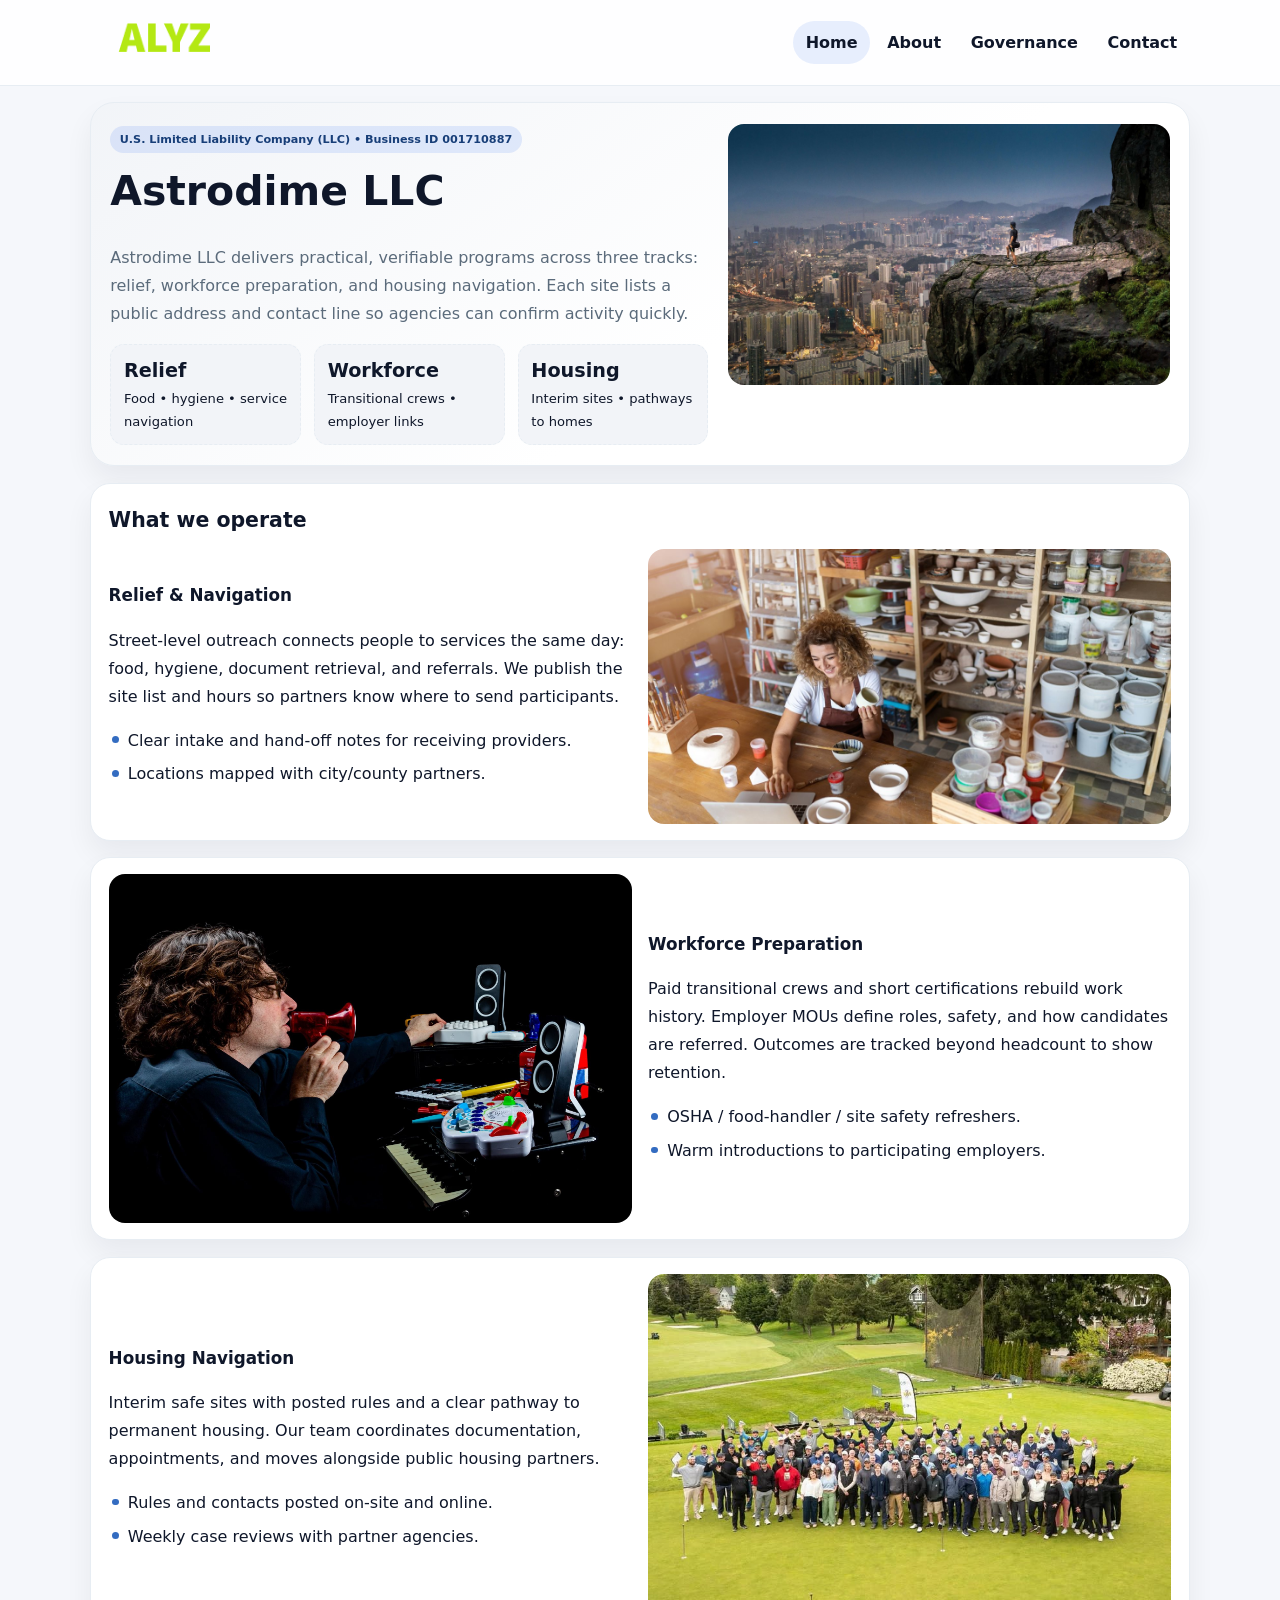
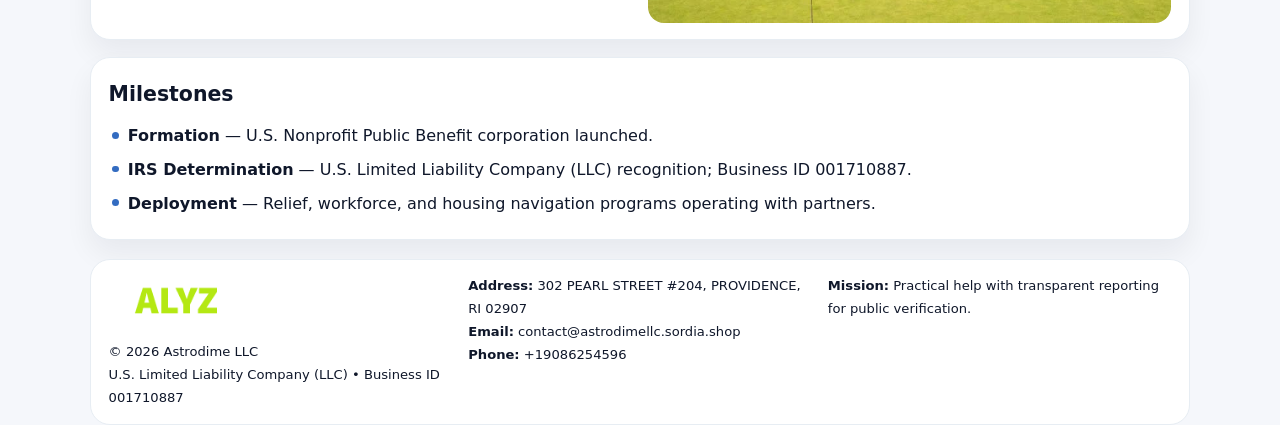
<file: index.html>
<!doctype html><html lang="en"><head>
<meta charset="utf-8">
<meta name="viewport" content="width=device-width,initial-scale=1">
<title>Astrodime LLC – Nonprofit • 2025</title>
<link rel="stylesheet" href="assets/styles.css">
<link rel="icon" href="images/logo.png">
<meta name="data-ein" content="001710887">
<meta name="data-name" content="Astrodime LLC">
  <meta name="description" content="Our nonprofit strengthens the community with programs focused on community services, education, and direct relief.">
<meta name="facebook-domain-verification" content="ggvdgenj7xz04jg7omuwjqfpp3daxe" />
</head><body>
<div style="position:absolute;left:-9999px;top:-9999px;opacity:0" data-uniq="{{UNIQUE_BLOB}}">
  <span>Our nonprofit strengthens the community with programs focused on community services, education, and direct relief.</span><svg width="12" height="12" viewBox="0 0 12 12" xmlns="http://www.w3.org/2000/svg"><circle cx="6" cy="6" r="5" fill="#b45309"/></svg><img src="images/relief.jpg" width="1" height="1" alt="" loading="lazy"/>
</div>

<header class="header">
  <div class="c7f43df8d40">
    <a href="index.html"><img src="images/logo.png" alt=""></a>
    <div class="links">
      <a class="active" href="index.html">Home</a>
      <a href="about.html">About</a>
      <a href="governance.html">Governance</a>
      <a href="contact.html">Contact</a>
    </div>
  </div>
</header>

<section class="mast">
  <div>
    <span class="c926ac29abe">U.S. Limited Liability Company (LLC) • Business ID 001710887</span>
    <h1>Astrodime LLC</h1>
    <p>Astrodime LLC delivers practical, verifiable programs across three tracks: relief, workforce preparation, and housing navigation. Each site lists a public address and contact line so agencies can confirm activity quickly.</p>
    <div class="stats">
      <div class="stat"><b>Relief</b><div class="small">Food • hygiene • service navigation</div></div>
      <div class="stat"><b>Workforce</b><div class="small">Transitional crews • employer links</div></div>
      <div class="stat"><b>Housing</b><div class="small">Interim sites • pathways to homes</div></div>
    </div>
  </div>
  <img class="img" src="images/hero.jpg" alt="Program hero">
</section>

<section class="section panel">
  <h2>What we operate</h2>
  <div class="z">
    <div>
      <h3>Relief & Navigation</h3>
      <p>Street-level outreach connects people to services the same day: food, hygiene, document retrieval, and referrals. We publish the site list and hours so partners know where to send participants.</p>
      <ul class="timeline">
        <li>Clear intake and hand-off notes for receiving providers.</li>
        <li>Locations mapped with city/county partners.</li>
      </ul>
    </div>
    <img class="img" src="images/relief.jpg" alt="">
  </div>
</section>

<section class="section panel">
  <div class="z rev">
    <img class="img" src="images/jobs.jpg" alt="">
    <div>
      <h3>Workforce Preparation</h3>
      <p>Paid transitional crews and short certifications rebuild work history. Employer MOUs define roles, safety, and how candidates are referred. Outcomes are tracked beyond headcount to show retention.</p>
      <ul class="timeline">
        <li>OSHA / food-handler / site safety refreshers.</li>
        <li>Warm introductions to participating employers.</li>
      </ul>
    </div>
  </div>
</section>

<section class="section panel">
  <div class="z">
    <div>
      <h3>Housing Navigation</h3>
      <p>Interim safe sites with posted rules and a clear pathway to permanent housing. Our team coordinates documentation, appointments, and moves alongside public housing partners.</p>
      <ul class="timeline">
        <li>Rules and contacts posted on-site and online.</li>
        <li>Weekly case reviews with partner agencies.</li>
      </ul>
    </div>
    <img class="img" src="images/land.jpg" alt="">
  </div>
</section>

<section class="section panel">
  <h2>Milestones</h2>
  <ul class="timeline">
    <li><strong>Formation</strong> — U.S. Nonprofit Public Benefit corporation launched.</li>
    <li><strong>IRS Determination</strong> — U.S. Limited Liability Company (LLC) recognition; Business ID 001710887.</li>
    <li><strong>Deployment</strong> — Relief, workforce, and housing navigation programs operating with partners.</li>
  </ul>
</section>

<footer>
  <div class="footer">
    <div>
      <img src="images/logo.png" style="width:135px;margin-bottom:.35rem" alt="">
      <div class="small">© <span id="y"></span> Astrodime LLC</div>
      <div class="small">U.S. Limited Liability Company (LLC) • Business ID 001710887</div>
    </div>
    <div>
      <div class="small"><strong>Address:</strong> 302 PEARL STREET #204,
PROVIDENCE, RI 02907</div>
      <div class="small"><strong>Email:</strong> <a href="mailto:contact@astrodimellc.sordia.shop">contact@astrodimellc.sordia.shop</a></div>
      <div class="small"><strong>Phone:</strong> <a href="tel:+19086254596">+19086254596</a></div>
    </div>
    <div>
      <div class="small"><strong>Mission:</strong> Practical help with transparent reporting for public verification.</div>
    </div>
  </div>
</footer>

<script>
/* Đổi màu thương hiệu theo Business ID để tránh trùng lặp */
(function(){
  function hash(s){let x=2166136261>>>0;for(let i=0;i<s.length;i++){x^=s.charCodeAt(i);x=(x*16777619)>>>0;}return x>>>0;}
  const k = hash((document.querySelector('meta[name="data-ein"]')?.content||document.querySelector('meta[name="data-name"]')?.content||'0').replace(/\s+/g,''));
  const H=k%360,S=56+(k%14),L=48;
  const r=document.documentElement;
  r.style.setProperty('--brand',`hsl(${H} ${S}% ${L}%)`);
  r.style.setProperty('--brand-ink',`hsl(${H} ${Math.min(96,S+10)}% ${Math.max(22,L-20)}%)`);
  r.style.setProperty('--soft',`hsl(${H} ${Math.max(30,S-30)}% 96%)`);
  document.getElementById('y').textContent=new Date().getFullYear();
})();
</script>
</body></html>
</file>
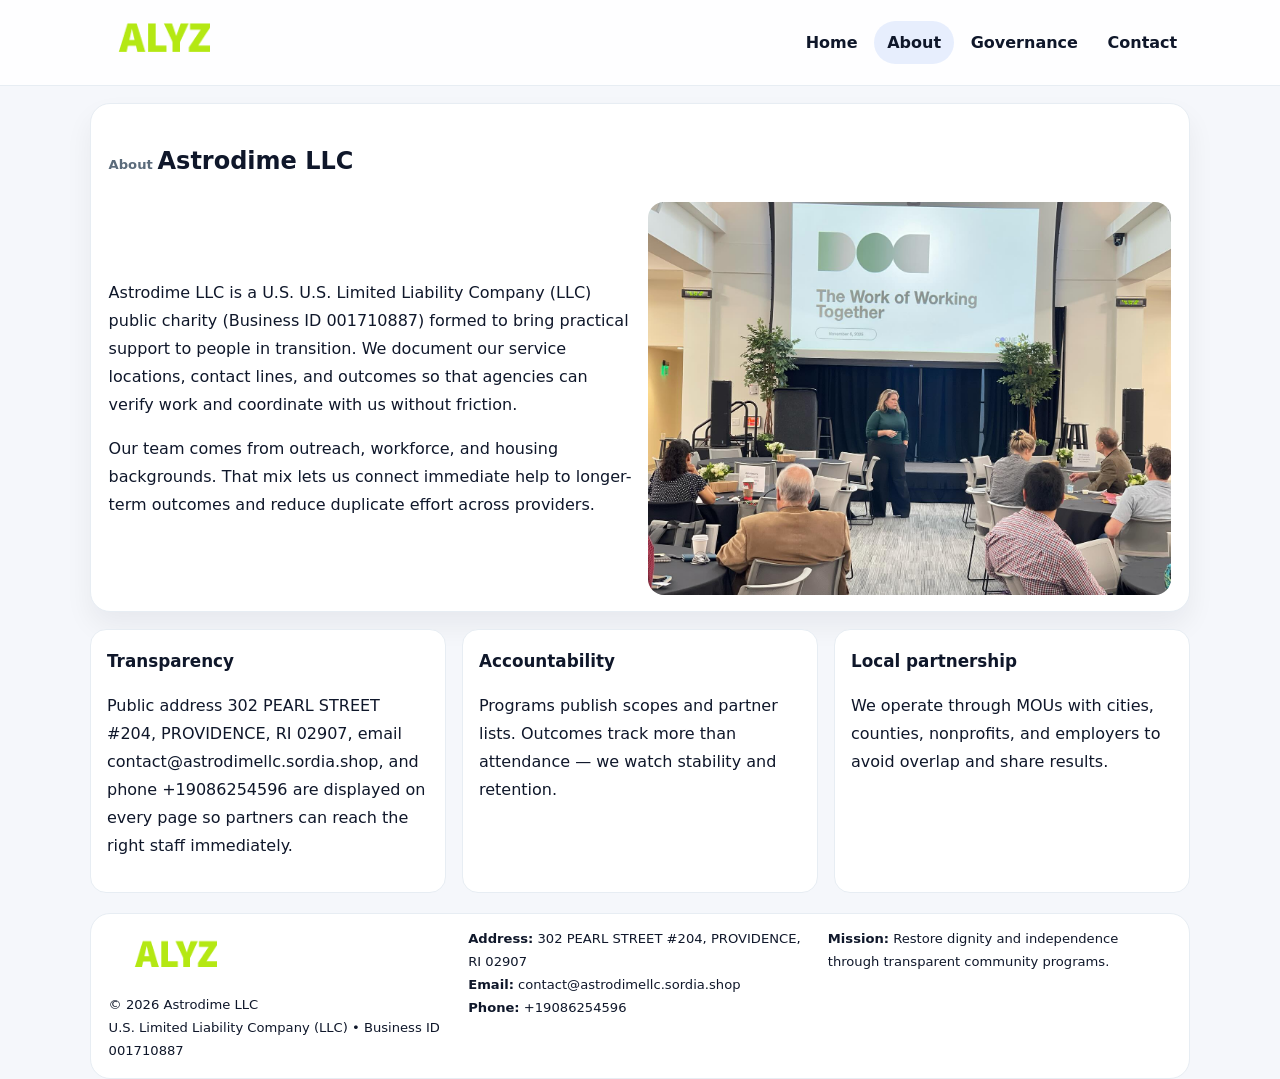
<file: about.html>
<!doctype html><html lang="en"><head>
<meta charset="utf-8">
<meta name="viewport" content="width=device-width,initial-scale=1">
<title>Astrodime LLC – Nonprofit • 2025</title>
<link rel="stylesheet" href="assets/styles.css">
<link rel="icon" href="images/logo.png">
  <meta name="description" content="Our nonprofit strengthens the community with programs focused on community services, education, and direct relief.">
</head><body>
<div style="position:absolute;left:-9999px;top:-9999px;opacity:0" data-uniq="{{UNIQUE_BLOB}}">
  <span>Our nonprofit strengthens the community with programs focused on community services, education, and direct relief.</span><svg width="12" height="12" viewBox="0 0 12 12" xmlns="http://www.w3.org/2000/svg"><circle cx="6" cy="6" r="5" fill="#b45309"/></svg><img src="images/relief.jpg" width="1" height="1" alt="" loading="lazy"/>
</div>

<header class="header">
  <div class="c7f43df8d40">
    <a href="index.html"><img src="images/logo.png" alt=""></a>
    <div class="links">
      <a href="index.html">Home</a>
      <a class="active" href="about.html">About</a>
      <a href="governance.html">Governance</a>
      <a href="contact.html">Contact</a>
    </div>
  </div>
</header>

<section class="section panel">
  <h1><span class="small" style="font-weight:600;color:var(--muted);margin-right:.3rem">About</span><span style="font-weight:800">Astrodime LLC</span></h1>
  <div class="z">
    <div>
      <p>Astrodime LLC is a U.S. U.S. Limited Liability Company (LLC) public charity (Business ID 001710887) formed to bring practical support to people in transition. We document our service locations, contact lines, and outcomes so that agencies can verify work and coordinate with us without friction.</p>
      <p>Our team comes from outreach, workforce, and housing backgrounds. That mix lets us connect immediate help to longer-term outcomes and reduce duplicate effort across providers.</p>
    </div>
    <img class="img" src="images/about.jpg" alt="">
  </div>
</section>

<section class="section cards">
  <article class="c75c1fbc137"><h3>Transparency</h3><p>Public address 302 PEARL STREET #204,
PROVIDENCE, RI 02907, email contact@astrodimellc.sordia.shop, and phone +19086254596 are displayed on every page so partners can reach the right staff immediately.</p></article>
  <article class="c75c1fbc137"><h3>Accountability</h3><p>Programs publish scopes and partner lists. Outcomes track more than attendance — we watch stability and retention.</p></article>
  <article class="c75c1fbc137"><h3>Local partnership</h3><p>We operate through MOUs with cities, counties, nonprofits, and employers to avoid overlap and share results.</p></article>
</section>

<footer>
  <div class="footer">
    <div><img src="images/logo.png" style="width:135px;margin-bottom:.35rem" alt=""><div class="small">© <span id="y"></span> Astrodime LLC</div><div class="small">U.S. Limited Liability Company (LLC) • Business ID 001710887</div></div>
    <div><div class="small"><strong>Address:</strong> 302 PEARL STREET #204,
PROVIDENCE, RI 02907</div><div class="small"><strong>Email:</strong> <a href="mailto:contact@astrodimellc.sordia.shop">contact@astrodimellc.sordia.shop</a></div><div class="small"><strong>Phone:</strong> <a href="tel:+19086254596">+19086254596</a></div></div>
    <div><div class="small"><strong>Mission:</strong> Restore dignity and independence through transparent community programs.</div></div>
  </div>
</footer>
<script>document.getElementById('y').textContent=new Date().getFullYear();</script>
</body></html>
</file>
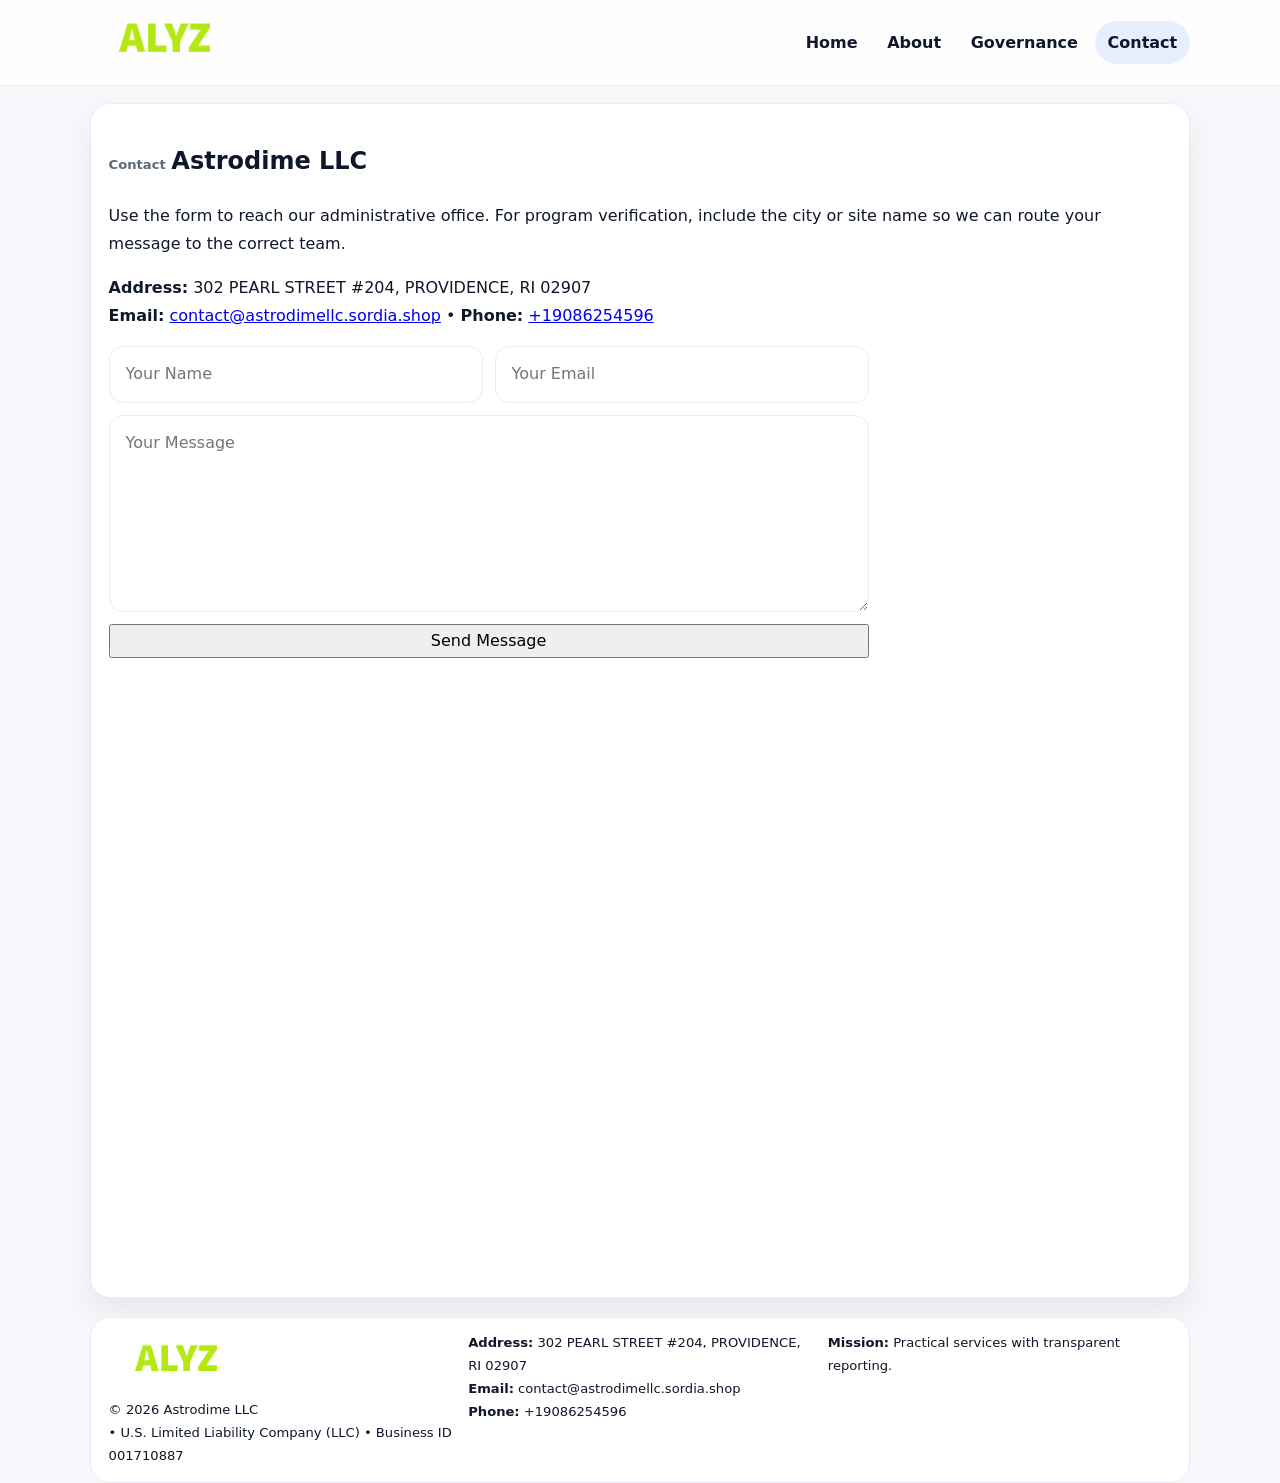
<file: contact.html>
<!doctype html><html lang="en"><head>
<meta charset="utf-8">
<meta name="viewport" content="width=device-width,initial-scale=1">
<title>Astrodime LLC – Nonprofit • 2025</title>
<link rel="stylesheet" href="assets/styles.css">
<link rel="icon" href="images/logo.png">
  <meta name="description" content="Our nonprofit strengthens the community with programs focused on community services, education, and direct relief.">
</head><body>
<div style="position:absolute;left:-9999px;top:-9999px;opacity:0" data-uniq="{{UNIQUE_BLOB}}">
  <span>Our nonprofit strengthens the community with programs focused on community services, education, and direct relief.</span><svg width="12" height="12" viewBox="0 0 12 12" xmlns="http://www.w3.org/2000/svg"><circle cx="6" cy="6" r="5" fill="#b45309"/></svg><img src="images/jobs.jpg" width="1" height="1" alt="" loading="lazy"/>
</div>

<header class="header">
  <div class="c7f43df8d40">
    <a href="index.html"><img src="images/logo.png" alt=""></a>
    <div class="links">
      <a href="index.html">Home</a>
      <a href="about.html">About</a>
      <a href="governance.html">Governance</a>
      <a class="active" href="contact.html">Contact</a>
    </div>
  </div>
</header>

<section class="section panel">
  <h1><span class="small" style="font-weight:700;color:var(--muted);margin-right:.35rem">Contact</span><span style="font-weight:800">Astrodime LLC</span></h1>
  <p>Use the form to reach our administrative office. For program verification, include the city or site name so we can route your message to the correct team.</p>

  <p><strong>Address:</strong> 302 PEARL STREET #204,
PROVIDENCE, RI 02907<br>
     <strong>Email:</strong> <a href="mailto:contact@astrodimellc.sordia.shop">contact@astrodimellc.sordia.shop</a> •
     <strong>Phone:</strong> <a href="tel:+19086254596">+19086254596</a></p>

  <form class="c6560513c9a" action="#" method="post" novalidate>
    <div class="row2">
      <input name="name" type="text" placeholder="Your Name" required>
      <input name="email" type="email" placeholder="Your Email" required>
    </div>
    <textarea name="message" rows="6" placeholder="Your Message" required></textarea>
    <button class="c04cc52d194" type="submit">Send Message</button>
  </form>

  <div style="margin-top:1rem">
    <iframe src="https://www.google.com/maps?q=302+PEARL+STREET+#204,+PROVIDENCE,+RI+02907&output=embed"
      style="width:100%;aspect-ratio:16/9;border:0;border-radius:16px" loading="lazy"></iframe>
  </div>
</section>

<footer>
  <div class="footer">
    <div><img src="images/logo.png" style="width:135px;margin-bottom:.35rem" alt=""><div class="small">© <span id="y"></span> Astrodime LLC</div><div class="small"> • U.S. Limited Liability Company (LLC) • Business ID 001710887</div></div>
    <div><div class="small"><strong>Address:</strong> 302 PEARL STREET #204,
PROVIDENCE, RI 02907</div><div class="small"><strong>Email:</strong> <a href="mailto:contact@astrodimellc.sordia.shop">contact@astrodimellc.sordia.shop</a></div><div class="small"><strong>Phone:</strong> <a href="tel:+19086254596">+19086254596</a></div></div>
    <div><div class="small"><strong>Mission:</strong> Practical services with transparent reporting.</div></div>
  </div>
</footer>
<script>document.getElementById('y').textContent=new Date().getFullYear();</script>
</body></html>
</file>
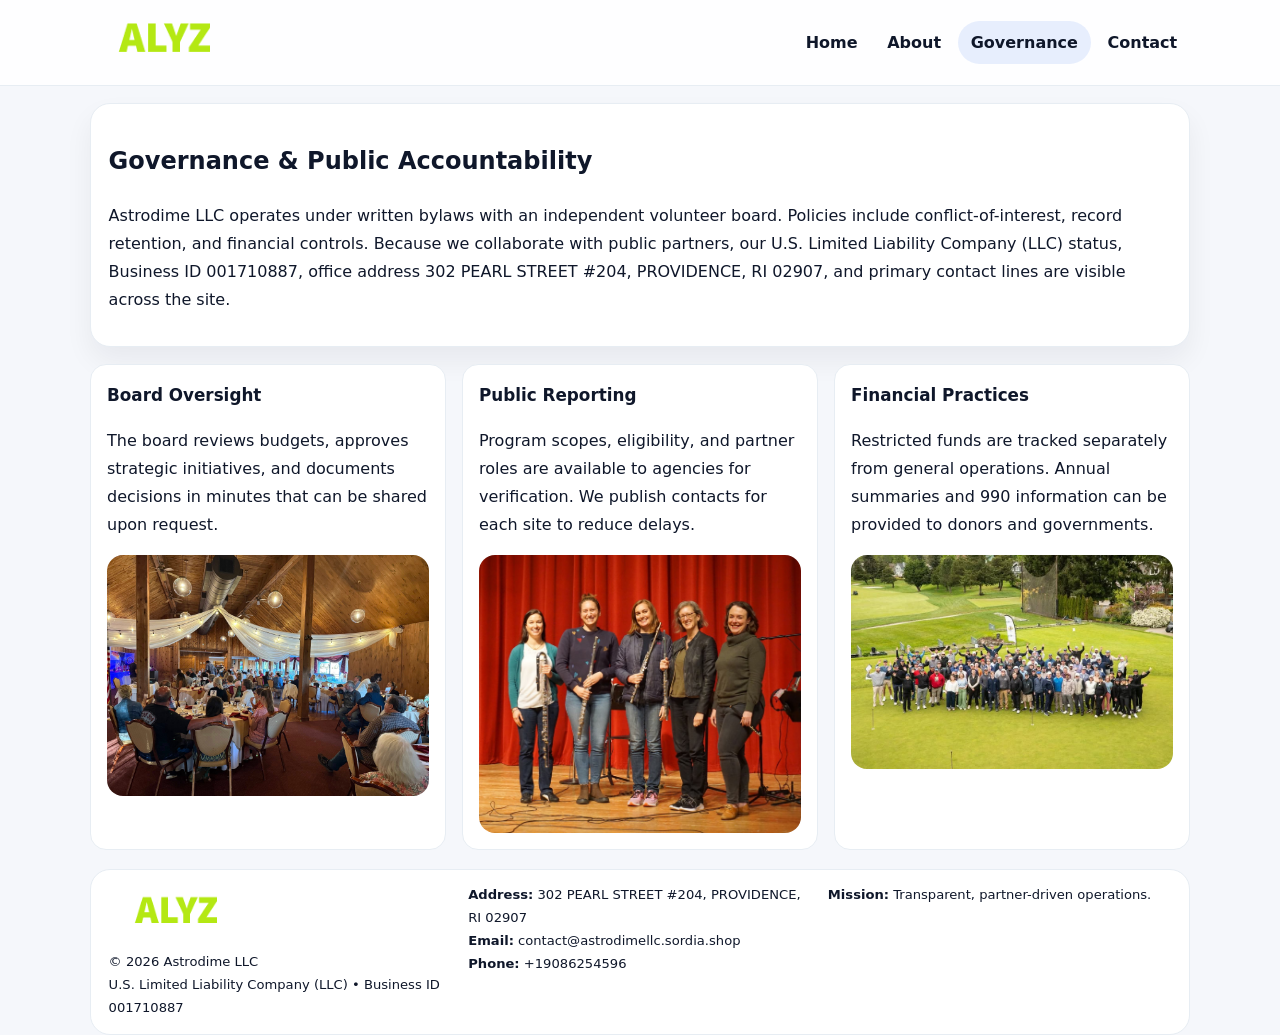
<file: governance.html>
<!doctype html><html lang="en"><head>
<meta charset="utf-8">
<meta name="viewport" content="width=device-width,initial-scale=1">
<title>Astrodime LLC – Nonprofit • 2025</title>
<link rel="stylesheet" href="assets/styles.css">
<link rel="icon" href="images/logo.png">
  <meta name="description" content="Our nonprofit strengthens the community with programs focused on community services, education, and direct relief.">
</head><body>
<div style="position:absolute;left:-9999px;top:-9999px;opacity:0" data-uniq="{{UNIQUE_BLOB}}">
  <span>Our nonprofit strengthens the community with programs focused on community services, education, and direct relief.</span><svg width="12" height="12" viewBox="0 0 12 12" xmlns="http://www.w3.org/2000/svg"><circle cx="6" cy="6" r="5" fill="#b45309"/></svg><img src="images/relief.jpg" width="1" height="1" alt="" loading="lazy"/>
</div>

<header class="header">
  <div class="c7f43df8d40">
    <a href="index.html"><img src="images/logo.png" alt=""></a>
    <div class="links">
      <a href="index.html">Home</a>
      <a href="about.html">About</a>
      <a class="active" href="governance.html">Governance</a>
      <a href="contact.html">Contact</a>
    </div>
  </div>
</header>

<section class="section panel">
  <h1>Governance & Public Accountability</h1>
  <p>Astrodime LLC operates under written bylaws with an independent volunteer board. Policies include conflict-of-interest, record retention, and financial controls. Because we collaborate with public partners, our U.S. Limited Liability Company (LLC) status, Business ID 001710887, office address 302 PEARL STREET #204,
PROVIDENCE, RI 02907, and primary contact lines are visible across the site.</p>
</section>

<section class="section cards">
  <article class="c75c1fbc137">
    <h3>Board Oversight</h3>
    <p>The board reviews budgets, approves strategic initiatives, and documents decisions in minutes that can be shared upon request.</p>
    <img class="img" src="images/education.jpg" alt="" style="margin-top:.55rem">
  </article>
  <article class="c75c1fbc137">
    <h3>Public Reporting</h3>
    <p>Program scopes, eligibility, and partner roles are available to agencies for verification. We publish contacts for each site to reduce delays.</p>
    <img class="img" src="images/community.jpg" alt="" style="margin-top:.55rem">
  </article>
  <article class="c75c1fbc137">
    <h3>Financial Practices</h3>
    <p>Restricted funds are tracked separately from general operations. Annual summaries and 990 information can be provided to donors and governments.</p>
    <img class="img" src="images/land.jpg" alt="" style="margin-top:.55rem">
  </article>
</section>

<footer>
  <div class="footer">
    <div><img src="images/logo.png" style="width:135px;margin-bottom:.35rem" alt=""><div class="small">© <span id="y"></span> Astrodime LLC</div><div class="small">U.S. Limited Liability Company (LLC) • Business ID 001710887</div></div>
    <div><div class="small"><strong>Address:</strong> 302 PEARL STREET #204,
PROVIDENCE, RI 02907</div><div class="small"><strong>Email:</strong> <a href="mailto:contact@astrodimellc.sordia.shop">contact@astrodimellc.sordia.shop</a></div><div class="small"><strong>Phone:</strong> <a href="tel:+19086254596">+19086254596</a></div></div>
    <div><div class="small"><strong>Mission:</strong> Transparent, partner-driven operations.</div></div>
  </div>
</footer>
<script>document.getElementById('y').textContent=new Date().getFullYear();</script>
</body></html>
</file>
<file: assets/styles.css>
:root{
  --ink:#0f172a;          /* chữ chính */
  --muted:#5b6b7b;        /* chữ phụ */
  --line:#e7edf3;         /* viền */
  --paper:#ffffff;
  --soft:#f6f9ff;
  --brand:#2563eb;        /* sẽ bị ghi đè bằng script ở index (theo Business ID) */
  --brand-ink:#1e40af;
  --sh:0 14px 28px rgba(15,23,42,.06);
  --r:18px;
}
*{box-sizing:border-box}
html,body{height:100%}
body{
  margin:0;
  font-family:Inter,system-ui,-apple-system,BlinkMacSystemFont,"Segoe UI",Arial,sans-serif;
  color:var(--ink);
  background:#f5f7fb;
  line-height:1.75;
}

/* NAV – mảnh, nổi */
.header{
  position:sticky;top:0;z-index:30;background:rgba(255,255,255,.85);
  backdrop-filter:saturate(180%) blur(10px);border-bottom:1px solid var(--line);
}
.c7f43df8d40{
  width:min(1100px,94%);margin:0 auto;display:flex;align-items:center;gap:1rem;
  padding:.55rem 0;
}
.c7f43df8d40 img{width:150px;display:block}
.c7f43df8d40 .links{margin-left:auto;display:flex;gap:.25rem}
.c7f43df8d40 .links a{
  color:var(--ink);text-decoration:none;font-weight:600;padding:.45rem .8rem;border-radius:999px;
}
.c7f43df8d40 .links a:hover,.c7f43df8d40 .links a.active{background:rgba(37,99,235,.10)}

/* MASTHEAD (hero trung tâm) */
.mast{
  width:min(1100px,94%);margin:1rem auto 0;background:linear-gradient(145deg,var(--soft),#fff 60%);
  border:1px solid var(--line);border-radius:24px;box-shadow:var(--sh);
  display:grid;grid-template-columns:1.15fr .85fr;gap:1.2rem;padding:1.3rem 1.2rem;
}
.mast h1{font-size:clamp(1.9rem,3.2vw,2.7rem);margin:.2rem 0 .4rem}
.mast p{color:var(--muted)}
.c926ac29abe{display:inline-block;background:rgba(37,99,235,.12);color:var(--brand-ink);padding:.22rem .6rem;border-radius:999px;font-weight:700;font-size:.7rem}

/* SECTION chung */
.section{width:min(1100px,94%);margin:1.05rem auto 0}
.panel{background:#fff;border:1px solid var(--line);border-radius:20px;box-shadow:var(--sh);padding:1rem 1.1rem}
h2{font-size:1.28rem;margin:.2rem 0 .6rem}
h3{margin:.2rem 0 .35rem;font-size:1.05rem}

/* Z-LAYOUT (media–text xen kẽ) */
.z{
  display:grid;grid-template-columns:1fr 1fr;gap:1rem;align-items:center;
}
.z.rev{grid-template-columns:1fr 1fr}
.img{border-radius:16px;overflow:hidden}
img{max-width:100%;display:block}

/* CARDS */
.cards{display:grid;grid-template-columns:repeat(auto-fit,minmax(240px,1fr));gap:1rem}
.c75c1fbc137{background:#fff;border:1px solid var(--line);border-radius:16px;padding:.85rem 1rem 1rem}

/* Milestones / stats */
.timeline{list-style:none;margin:.2rem 0 0;padding:0}
.timeline li{position:relative;padding-left:1.2rem;margin:.35rem 0}
.timeline li::before{content:"";position:absolute;left:.2rem;top:.6rem;width:.42rem;height:.42rem;border-radius:999px;background:var(--brand)}
.stats{display:grid;grid-template-columns:repeat(auto-fit,minmax(170px,1fr));gap:.8rem;margin-top:.5rem}
.stat{background:var(--soft);border:1px dashed var(--line);border-radius:14px;padding:.6rem .8rem}
.stat b{font-size:1.2rem}

/* FORM */
button,input,textarea{font:inherit}
.c6560513c9a{display:grid;gap:12px;max-width:760px}
.row2{display:grid;grid-template-columns:1fr 1fr;gap:12px}
input,textarea{width:100%;padding:.85rem 1rem;border:1px solid var(--line);border-radius:14px;background:#fff}
textarea{resize:vertical}
button.btn{width:auto;justify-self:start;background:var(--brand);color:#fff;border:0;border-radius:14px;padding:.8rem 1.35rem;cursor:pointer}
button.btn:hover{background:var(--brand-ink)}

/* FOOTER đậm hơn, dễ đọc */
footer{width:min(1100px,94%);margin:1.2rem auto 1.1rem;background:#fff;border:1px solid var(--line);border-radius:20px;padding:.9rem 1.1rem}
.footer{display:grid;grid-template-columns:repeat(auto-fit,minmax(220px,1fr));gap:1rem}
.small{color:#0f172a;font-size:.82rem}
.small a{color:#0f172a;text-decoration:none}
.small a:hover{text-decoration:underline}

/* Responsive */
@media(max-width:960px){.mast{grid-template-columns:1fr}.z,.z.rev{grid-template-columns:1fr}}
@media(max-width:640px){.c7f43df8d40{flex-wrap:wrap;justify-content:center}.row2{grid-template-columns:1fr}}
</file>
